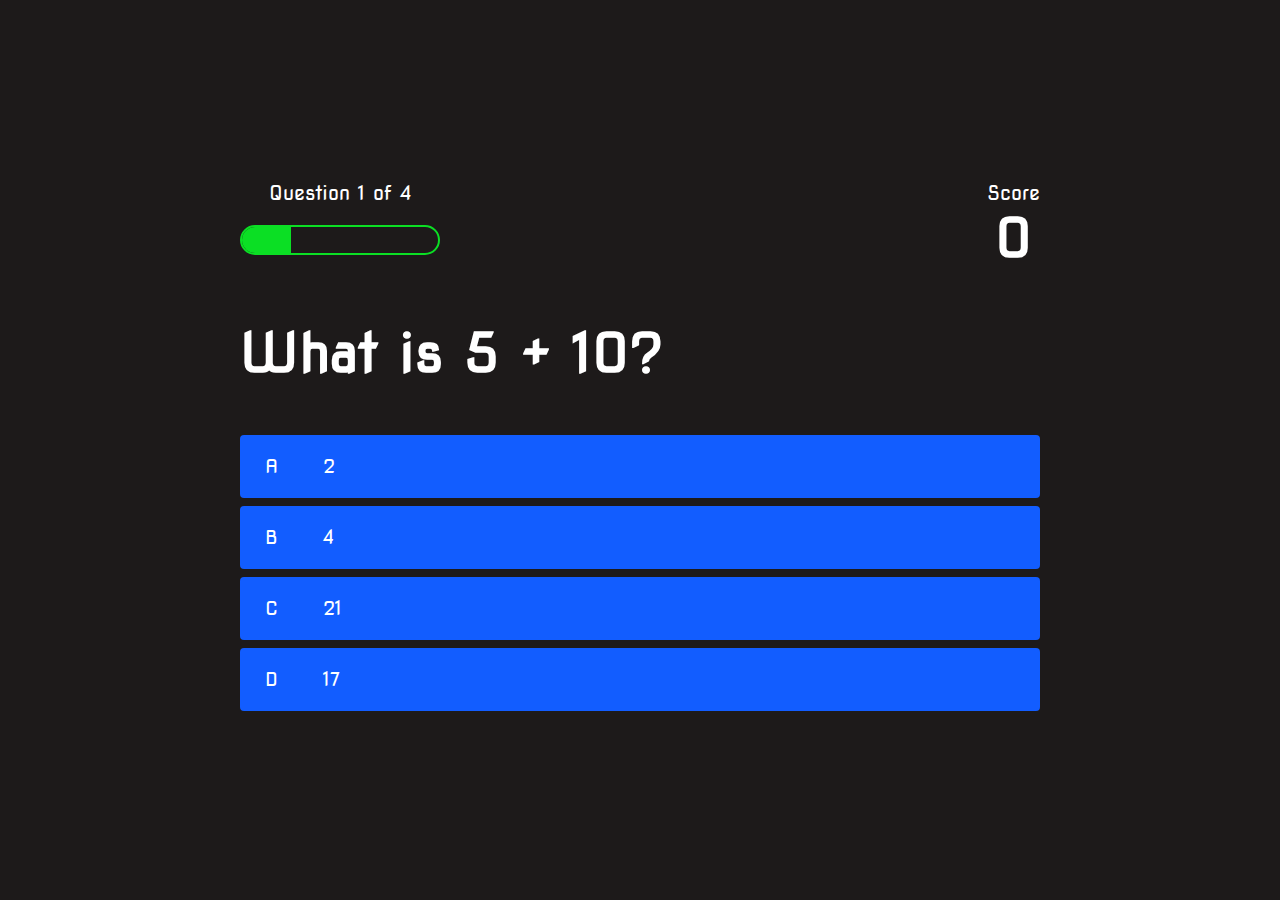
<file: game.html>
<!DOCTYPE html>
<html lang="en">

<head>
    <meta charset="UTF-8">
    <meta http-equiv="X-UA-Compatible" content="IE=edge">
    <meta name="viewport" content="width=device-width, initial-scale=1.0">
    <title>Quiz Page</title>
    <link rel="stylesheet" href="/assets/css/style.css">
    <link rel="stylesheet" href="assets/css/game.css">
</head>

<body>
    <div class="container">
        <div id="game" class="justify-center flex-column">
            <div id="hud">
                <div class="hud-item">
                    <p id="progressText" class="hud-prefix">
                        Question
                    </p>
                    <div id="progressBar">
                        <div id="progressBarFull"></div>
                    </div>
                </div>
                <div class="hud-item">
                    <p class="hud-prefix">
                        Score
                    </p>
                    <h1 class="hud-main-text" id="score">
                        0
                    </h1>  
                </div>
            </div>
            <h1 id="question">What is the answer to this question</h1>
            <div class="choice-container">
                <p class="choice-prefix">A</p>
                <p class="choice-text" data-number="1">Choice</p>
            </div>
            <div class="choice-container">
                <p class="choice-prefix">B</p>
                <p class="choice-text" data-number="2">Choice 2</p>
            </div>
            <div class="choice-container">
                <p class="choice-prefix">C</p>
                <p class="choice-text" data-number="3">Choice 3</p>
            </div>
            <div class="choice-container">
                <p class="choice-prefix">D</p>
                <p class="choice-text" data-number="4">Choice 4</p>
            </div>
        </div>
    </div>
    <script src="/assets/js/game.js"></script>
</body>

</html>
</file>
<file: assets/css/style.css>
@import url('https://fonts.googleapis.com/css2?family=Nova+Square&display=swap');

body {
    background-color: rgb(29, 26, 26) ;
}

* {
    box-sizing: border-box;
    margin: 0;
    padding: 0;
    font-family: 'Nova Square', cursive;
    font-size: 62.5%;
}

h1 {
    font-size: 5.4rem;
    color: #fff;
    margin-bottom: 5rem;
}
h2 {
    font-size: 4.2rem;
    margin-bottom: 4rem;
}

.container {
    width: 100vw;
    height: 100vh;
    display: flex;
    justify-content: center;
    align-items: center;
    max-width: 80rem;
    margin: 0 auto;
    padding: 2rem;
}

.flex-column {
    display: flex;
    flex-direction: column;
}

.flex-center {
    justify-content: center;
    align-items: center;
}

.justify-center {
    justify-content: center;
}

.text-center {
    text-align: center;
}

.hidden {
    display: none;
}

.btn {
    font-size: 2.4rem;
    padding: 2 rem 0;
    width: 30rem;
    text-align: center;
    margin-bottom: 1rem;
    text-decoration: none;
    color: rgb(28, 26, 26);
    background: linear-gradient(90deg, rgb(18,93,255) 0%, rgb(0,102, 255) 100%);
    border-radius: 4px;
}

.btn:hover {
    cursor: pointer;
    box-shadow: 0 0.4rem 1.4rem 0 rgba(8,114, 244, 0.6);
    transition: transform 150ms;
    transform: scale(1.03);
}

.btn[disabled]:hover {
    cursor: not-allowed;
    box-shadow: none;
    transform: none;
}

#highscore-btn {
    background: linear-gradient(90deg, rgb(255,247,9) 0%, rgb(240,221, 6) 100%);
}

#highscore-btn:hover {
    box-shadow: 0 0.4rem 1.4rem 0 rgba (255, 255,0,0.5);
}

.fa-crown {
    font-size: 2.5rem;
    margin-left: 1rem;
}

/* End Page CSS */

.end-form-container {
    width: 100%;
    display: flex;
    flex-direction: column;
    align-items: center;
    max-width: 30rem;
}

input {
    margin-bottom: 1rem;
    width: 20rem;
    padding: 1.5rem;
    font-size: 1.8rem;
    border: none;
    box-shadow: 0 0.1rem 1.4rem 0 rgba(86, 185, 235, 0.5);
}

input::placeholder {
    color: #aaa;
}

#username {
    margin-bottom: 3rem;
    width: 100%;
    outline: none;
}

#end-text {
    font-size: 2.4rem;
    color: #fff;
    text-align: center;
}

#saveScoreBtn {
    border: none;
}

.fa-home {
    margin-left: 1rem;
    font-size: 2rem;
    color: rgb(28, 26, 26);
}
</file>
<file: assets/css/game.css>
body {
    color: #fff;
}

.choice-container {
    display: flex;
    margin-bottom: 0.8rem;
    width: 100%;
    border-radius: 4px;
    background: rgb(18, 93, 255) ;
    font-size: 3rem ;
    min-width: 80rem;
}

.choice-container:hover {
    cursor: pointer;
    box-shadow: 0 0.4rem 1.4rem 0 rgba(6, 103, 247, 0.5);
    transform: scale(1.02);
    transform: transform 100ms ;
}

.choice-prefix {
    padding: 2rem 2.5rem;
    color: white;
}

.choice-text {
    padding: 2rem;
    width: 100%;
}

.correct {
    background: linear-gradient(32deg, rgba(11,223,36) 0%, rgb(41,232,111) 100%);
}

.incorrect {
    background: linear-gradient(32deg, rgba(230,29,29,1) 0%, rgb(224, 11,11,1) 100%);
}

/* Heads up Display */
#hud {
    display: flex;
    justify-content: space-between;
}

.hud-prefix {
    text-align: center;
    font-size: 2rem;
}

.hud-main-text {
    text-align: center;
}

#progressBar {
    width: 20rem;
    height: 3rem;
    border: 0.2rem solid rgb(11,223,36);
    margin-top: 2rem;
    border-radius: 50px;
    overflow: hidden;
}

#progressBarFull {
    height: 100%;
    background: rgb(11,223,36);
    width: 0%;
}
@media screen and (max-width: 768px) {
    .choice-container {
        min-width: 40rem;
    }
}
</file>
